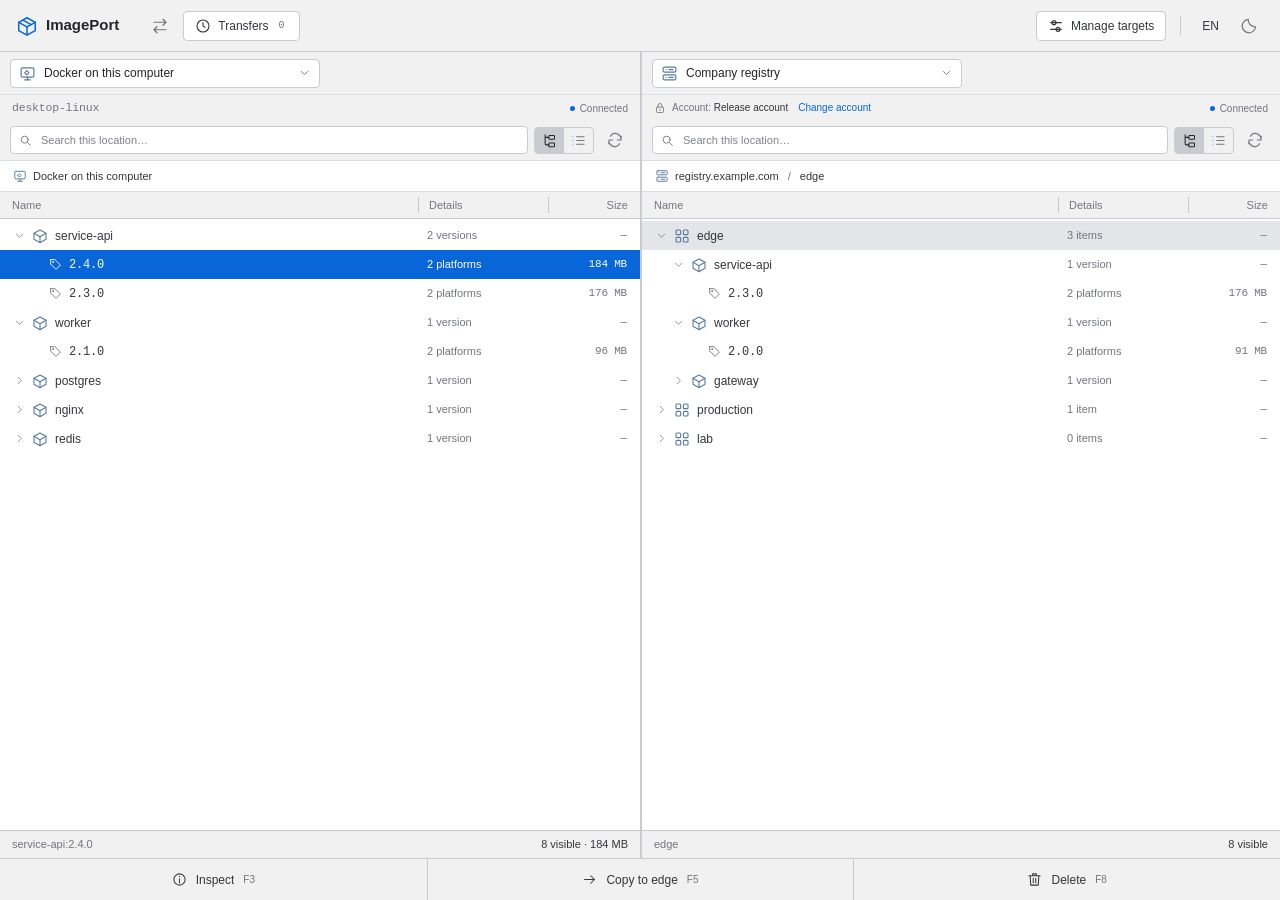
<file: docs/prototype/index.html>
<!doctype html>
<html lang="en">
  <head>
    <meta charset="UTF-8" />
    <meta name="viewport" content="width=device-width, initial-scale=1" />
    <meta http-equiv="refresh" content="0; url=commander/index.html" />
    <title>ImagePort — Open Commander prototype</title>
  </head>
  <body>
    <p><a href="commander/index.html">Open the ImagePort Commander prototype</a></p>
    <p><a href="classic.html">View the earlier interface prototype</a></p>
  </body>
</html>
</file>
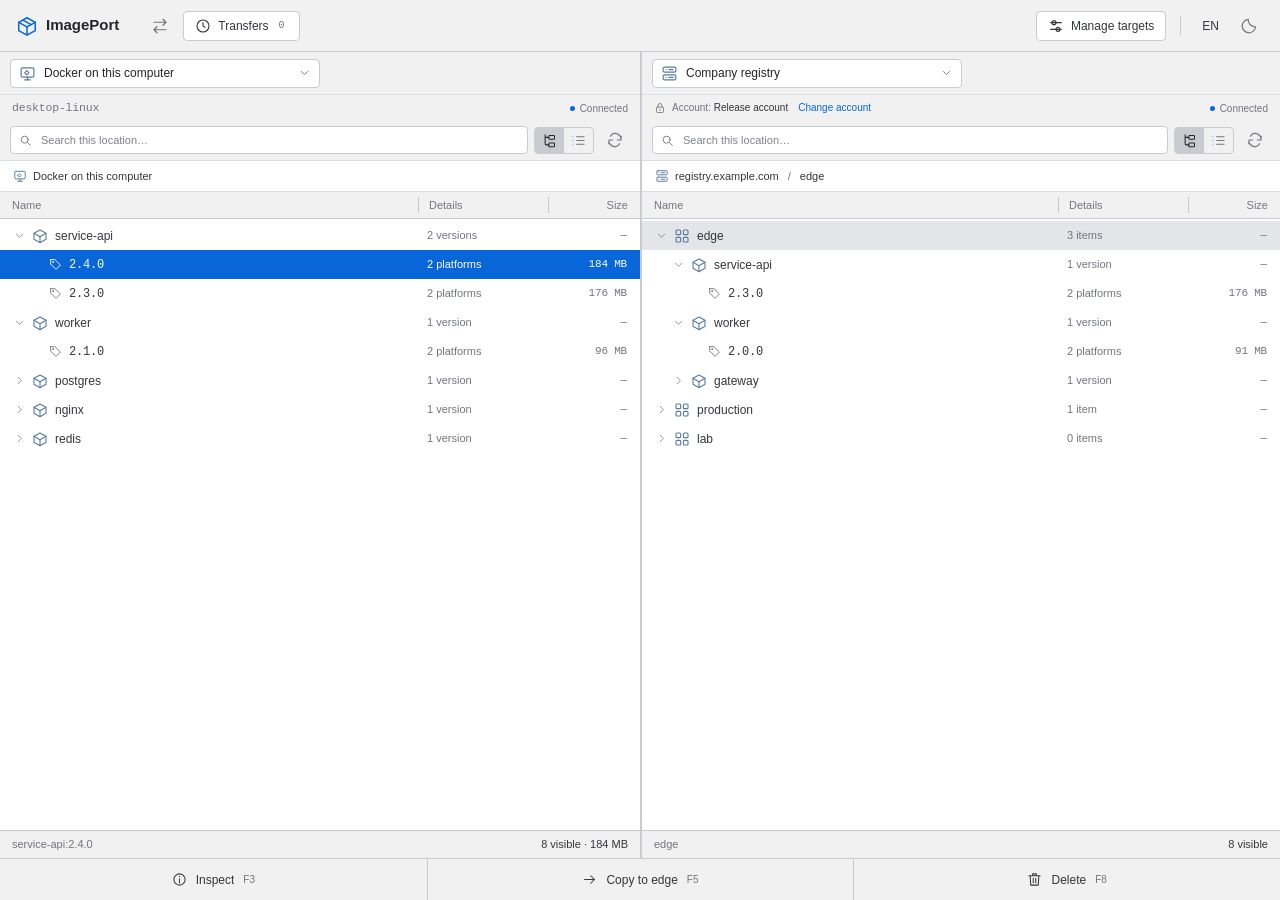
<file: docs/prototype/commander/index.html>
<!doctype html>
<html lang="en">
  <head>
    <meta charset="UTF-8" />
    <meta name="viewport" content="width=device-width, initial-scale=1" />
    <meta name="color-scheme" content="light dark" />
    <title>ImagePort — Commander prototype</title>
    <link rel="stylesheet" href="styles.css" />
    <link rel="stylesheet" href="dialogs.css" />
    <script defer src="messages.js"></script>
    <script defer src="model.js"></script>
    <script defer src="operations.js"></script>
    <script defer src="render.js"></script>
    <script defer src="dialogs.js"></script>
    <script defer src="targets.js"></script>
    <script defer src="app.js"></script>
  </head>
  <body>
    <a class="skip-link" href="#workspace">Skip to workspace</a>
    <div id="application"></div>
    <div id="target-menu" class="target-menu" hidden></div>
    <dialog id="modal" aria-labelledby="dialog-title"></dialog>
    <div id="toast" class="toast" role="status" aria-live="polite" hidden></div>
    <noscript>This interactive prototype requires JavaScript.</noscript>
  </body>
</html>
</file>
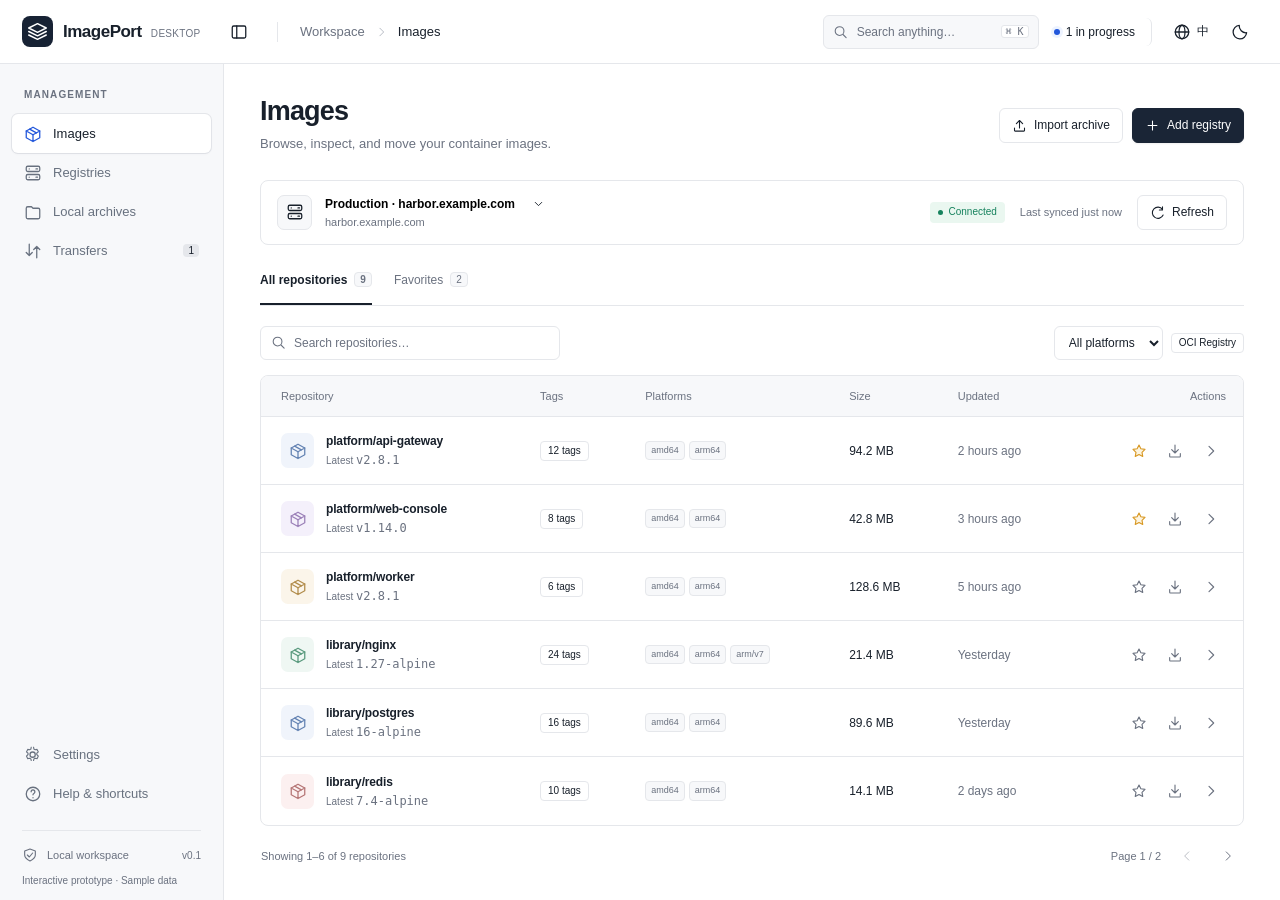
<file: docs/prototype/classic.html>
<!doctype html>
<html lang="en">
  <head>
    <meta charset="UTF-8" />
    <meta name="viewport" content="width=device-width, initial-scale=1" />
    <meta name="color-scheme" content="light dark" />
    <title>ImagePort — Interface prototype</title>
    <link rel="stylesheet" href="styles.css" />
    <link rel="stylesheet" href="components.css" />
    <link rel="stylesheet" href="dialogs.css" />
    <link rel="stylesheet" href="responsive.css" />
    <script defer src="data.js"></script>
    <script defer src="catalog.js"></script>
    <script defer src="components.js"></script>
    <script defer src="views.js"></script>
    <script defer src="dialogs.js"></script>
    <script defer src="app.js"></script>
  </head>
  <body>
    <a class="skip-link" href="#main">Skip to content</a>
    <div id="application"></div>
    <dialog id="modal" aria-labelledby="dialog-title"></dialog>
    <div id="toast" role="status" aria-live="polite"></div>
    <noscript>This interactive prototype requires JavaScript.</noscript>
  </body>
</html>
</file>
<file: docs/prototype/commander/styles.css>
/* Shared palette and compact desktop proportions. No remote fonts or assets. */
:root {
  color-scheme: light;
  --canvas: #ededed;
  --surface: #fff;
  --surface-soft: #f1f1f1;
  --ink: #242629;
  --text: #34373b;
  --muted: #72767d;
  --line: #dedfe2;
  --line-strong: #c8cbd0;
  --accent: #0866d9;
  --accent-hover: #0758bc;
  --accent-soft: #e9f1fc;
  --selected: #e3e5e8;
  --selected-line: #a9c8ee;
  --blue: #587b9e;
  --danger: #b7463d;
  --warning: #926222;
  --warning-bg: #fff7e9;
  --shadow: 0 15px 50px #182f2321, 0 2px 8px #182f230c;
  --body-font: -apple-system, BlinkMacSystemFont, "Segoe UI", sans-serif;
  --mono-font: "SFMono-Regular", Consolas, "Liberation Mono", monospace;
}

:root[data-theme="dark"] {
  color-scheme: dark;
  --canvas: #202124;
  --surface: #252629;
  --surface-soft: #303135;
  --ink: #f2f3f5;
  --text: #d6d8dd;
  --muted: #a6aab3;
  --line: #3c3e43;
  --line-strong: #50535b;
  --accent: #287de1;
  --accent-hover: #398bec;
  --accent-soft: #273b56;
  --selected: #42464d;
  --selected-line: #4776ad;
  --blue: #a4c5e0;
  --danger: #f4998c;
  --warning: #e7bf7d;
  --warning-bg: #3e321e;
  --shadow: 0 15px 50px #0006, 0 2px 8px #0002;
}

* { box-sizing: border-box; }
[hidden] { display: none !important; }
body { margin: 0; background: var(--canvas); color: var(--text); font-family: var(--body-font); font-size: 13px; line-height: 1.5; }
button, input, select { font: inherit; }
button { color: inherit; cursor: pointer; }
button:disabled { cursor: not-allowed; opacity: .45; }
button, a, input, select { -webkit-tap-highlight-color: transparent; }
button:focus-visible, a:focus-visible, [tabindex]:focus-visible { outline: 2px solid var(--accent); outline-offset: 3px; }
input:focus-visible, select:focus-visible { outline: 2px solid var(--accent); outline-offset: 1px; }
button, a { touch-action: manipulation; }
a { color: inherit; }
h1, h2, h3, p { margin: 0; }
.icon { width: 18px; height: 18px; flex: 0 0 auto; vertical-align: middle; }
.mono, code { font-family: var(--mono-font); font-size: 11.5px; letter-spacing: -.2px; }
.muted { color: var(--muted); }
.reverse { transform: rotate(180deg); }
.skip-link { position: fixed; z-index: 100; top: -60px; left: 15px; padding: 10px 20px; border-radius: 6px; color: var(--surface); background: var(--ink); }
.skip-link:focus { top: 10px; }

/* A compact toolbar, contiguous panes and shared commands follow desktop file managers. */
#application { display: flex; flex-direction: column; height: 100dvh; min-height: 580px; }
.app-header { display: flex; align-items: center; flex: 0 0 52px; gap: 26px; padding: 0 16px; background: var(--surface-soft); border-bottom: 1px solid var(--line-strong); }
.brand { display: flex; align-items: center; gap: 8px; font-size: 15px; font-weight: 650; color: var(--ink); text-decoration: none; white-space: nowrap; }
.brand > .icon { color: var(--accent); width: 22px; height: 22px; }
.toolbar, .global-controls { display: flex; align-items: center; gap: 8px; }
.global-controls { margin-left: auto; }
.control-divider { height: 20px; width: 1px; background: var(--line-strong); margin: 0 6px; }
.nav-count { font: 10px var(--mono-font); color: var(--muted); padding: 0 3px; }
.language-button { border: 0; background: transparent; padding: 7px; font-size: 12px; }
.icon-button { width: 30px; height: 30px; padding: 0; border: 1px solid transparent; display: inline-flex; align-items: center; justify-content: center; border-radius: 4px; background: transparent; color: var(--muted); }
.icon-button:hover { background: var(--surface); border-color: var(--line-strong); color: var(--ink); }
.button { display: inline-flex; align-items: center; justify-content: center; gap: 7px; min-height: 30px; border: 1px solid var(--line-strong); border-radius: 4px; background: var(--surface); padding: 5px 11px; color: var(--text); font-size: 12px; font-weight: 500; white-space: nowrap; }
.button:hover:not(:disabled) { background: var(--surface-soft); border-color: var(--muted); }
.button .icon { width: 16px; height: 16px; }
.button.primary { background: var(--accent); color: #fff; border-color: var(--accent); }
.button.primary:hover:not(:disabled) { background: var(--accent-hover); border-color: var(--accent-hover); }
.button.danger { background: var(--danger); border-color: var(--danger); color: #fff; }
.button.small { min-height: 28px; padding: 4px 9px; }
.text-button { display: inline-flex; align-items: center; gap: 5px; border: 0; padding: 4px; border-radius: 3px; background: transparent; font-size: 11px; color: var(--muted); }
.text-button .icon { width: 13px; height: 13px; }
.text-button:hover { color: var(--accent); background: var(--accent-soft); }
.danger-text { color: var(--danger); }
#workspace { flex: 1; min-height: 0; display: flex; flex-direction: column; }
.commander-grid { flex: 1; min-height: 320px; display: grid; grid-template-columns: minmax(0, 1fr) minmax(0, 1fr); }
.location-pane { min-width: 0; min-height: 0; display: flex; flex-direction: column; background: var(--surface); overflow: hidden; position: relative; }
.location-pane + .location-pane { border-left: 2px solid var(--line-strong); }
.pane-heading { height: 0; position: relative; }
.pane-heading .eyebrow { display: none; }
.eyebrow { display: block; font-size: 10px; font-weight: 550; color: var(--muted); }
.connection { position: absolute; top: 49px; right: 12px; display: flex; align-items: center; gap: 5px; color: var(--muted); font-size: 10px; z-index: 1; pointer-events: none; }
.connection > span { width: 5px; height: 5px; border-radius: 50%; background: var(--accent); }
.connection.offline { color: var(--warning); }
.connection.offline > span { background: currentColor; }
.location-bar { height: 43px; display: flex; align-items: center; padding: 6px 10px; background: var(--surface-soft); border-bottom: 1px solid var(--line); }
.target-trigger { display: flex; align-items: center; gap: 8px; padding: 3px 8px; border: 1px solid var(--line-strong); border-radius: 4px; text-align: left; background: var(--surface); min-width: 0; max-width: 100%; width: 310px; height: 29px; }
.target-trigger:hover, .target-trigger[aria-expanded="true"] { border-color: var(--accent); }
.target-trigger > .icon { width: 13px; margin-left: auto; color: var(--muted); }
.target-symbol { display: grid; place-items: center; color: var(--blue); }
.target-symbol .icon { width: 17px; height: 17px; }
.target-heading { min-width: 0; overflow: hidden; text-overflow: ellipsis; white-space: nowrap; }
.target-heading strong { font-size: 12px; color: var(--ink); font-weight: 500; }
.access-line { display: flex; align-items: center; gap: 6px; padding: 0 12px; height: 25px; color: var(--muted); font-size: 10px; padding-right: 95px; white-space: nowrap; overflow: hidden; background: var(--surface-soft); }
.access-line > span { overflow: hidden; text-overflow: ellipsis; }
.access-line > .icon { width: 12px; height: 12px; }
.access-line strong { font-weight: 500; color: var(--text); }
.access-line .text-button { font-size: 10px; color: var(--accent); flex-shrink: 0; }
.subtle-pill { font-size: 10px; border-radius: 3px; padding: 1px 6px; color: var(--muted); border: 1px solid var(--line); background: var(--surface-soft); }
.pane-tools { display: flex; align-items: center; gap: 6px; padding: 5px 10px; background: var(--surface-soft); border-bottom: 1px solid var(--line); }
.search-box { display: flex; flex: 1; align-items: center; gap: 7px; background: var(--surface); border: 1px solid var(--line-strong); border-radius: 4px; height: 28px; padding: 0 8px; min-width: 0; }
.search-box > .icon { color: var(--muted); width: 13px; height: 13px; }
.search-box input { border: 0; outline: 0; width: 100%; min-width: 0; background: transparent; color: var(--ink); font-size: 11px; }
.search-box:focus-within { outline: 2px solid var(--selected-line); }
.search-box input:focus-visible { outline: 0; }
input::placeholder { color: var(--muted); opacity: .9; }
.segmented { display: flex; border: 1px solid var(--line-strong); border-radius: 4px; overflow: hidden; }
.segmented button { display: grid; place-items: center; padding: 5px 7px; border: 0; background: transparent; color: var(--muted); }
.segmented .icon { width: 15px; height: 15px; }
.segmented button.chosen { background: var(--line-strong); color: var(--ink); }
.breadcrumbs { display: flex; align-items: center; gap: 5px; min-height: 31px; padding: 3px 12px; color: var(--muted); white-space: nowrap; overflow: hidden; font-size: 11px; border-bottom: 1px solid var(--line); }
.breadcrumbs button { display: flex; align-items: center; gap: 6px; border: 0; background: transparent; padding: 1px; color: var(--text); font-size: 11px; min-width: 0; }
.breadcrumbs .icon { width: 14px; height: 14px; color: var(--blue); }
.breadcrumbs .crumb-root span { overflow: hidden; text-overflow: ellipsis; white-space: nowrap; }
.breadcrumbs .icon-button { width: 20px; height: 20px; transform: rotate(180deg); }
.crumb-divider { margin: 0 3px; color: var(--muted); }
.table-header, .tree-row { display: grid; grid-template-columns: minmax(0, 1fr) 130px 80px; }
.table-header { min-height: 27px; background: var(--surface-soft); border-bottom: 1px solid var(--line-strong); align-items: center; color: var(--muted); font-size: 11px; padding: 0 12px; }
.table-header span + span { border-left: 1px solid var(--line-strong); padding-left: 10px; }
.table-header span:last-child { text-align: right; }
.tree-content { flex: 1; min-height: 0; overflow: auto; scrollbar-width: thin; scrollbar-color: var(--line-strong) transparent; padding: 2px 0; }
.tree-row { min-height: 29px; align-items: center; padding: 0 12px; border: 1px solid transparent; cursor: default; }
.tree-row:hover { background: var(--surface-soft); }
.tree-row.selected { background: var(--selected); }
.active-pane .tree-row.selected { background: var(--accent); color: #fff; }
.active-pane .tree-row.selected :is(.icon, .node-name, .meta-cell, .size-cell, .disclosure) { color: #fff; }
.tree-row:focus-visible { outline-offset: -2px; outline-width: 1px; }
.name-cell { display: flex; align-items: center; min-width: 0; gap: 7px; padding-left: calc(var(--depth) * 17px); }
.name-cell > .icon { color: var(--blue); width: 16px; height: 16px; }
.node-version .name-cell > .icon { width: 13px; height: 13px; color: var(--muted); }
.node-name { overflow: hidden; text-overflow: ellipsis; white-space: nowrap; font-size: 12px; }
.disclosure, .disclosure-space { display: grid; place-items: center; width: 12px; height: 22px; flex-shrink: 0; }
.disclosure { border: 0; background: transparent; padding: 0; color: var(--muted); }
.disclosure .icon { width: 11px; height: 11px; transition: transform 120ms ease; }
.disclosure.expanded .icon { transform: rotate(90deg); }
.selected-dot { display: none; }
.meta-cell { color: var(--muted); font-size: 11px; white-space: nowrap; overflow: hidden; text-overflow: ellipsis; padding-left: 10px; }
.size-cell { color: var(--muted); font-size: 11px; text-align: right; }
.pane-footer { display: flex; align-items: center; justify-content: space-between; gap: 12px; background: var(--surface-soft); border-top: 1px solid var(--line-strong); padding: 4px 12px; font-size: 11px; min-height: 28px; }
.pane-footer > span { white-space: nowrap; }
.selection-summary { min-width: 0; overflow: hidden; text-overflow: ellipsis; color: var(--muted); }
.command-bar { display: grid; grid-template-columns: repeat(3, minmax(0, 1fr)); flex: 0 0 42px; background: var(--surface-soft); border-top: 1px solid var(--line-strong); }
.command-bar button { display: flex; align-items: center; justify-content: center; gap: 9px; padding: 5px 10px; background: transparent; border: 0; font-size: 12px; min-width: 0; }
.command-bar button + button { border-left: 1px solid var(--line-strong); }
.command-bar button:hover:not(:disabled) { background: var(--line); }
.command-bar button > span { overflow: hidden; text-overflow: ellipsis; white-space: nowrap; }
.command-bar .icon { width: 15px; height: 15px; }
.command-bar kbd { color: var(--muted); font: 10px var(--body-font); }
.empty-state { display: flex; flex-direction: column; align-items: center; justify-content: center; min-height: 180px; height: 100%; padding: 25px; text-align: center; gap: 8px; }
.empty-icon { color: var(--muted); margin-bottom: 3px; }
.empty-state h3 { color: var(--text); font-size: 13px; font-weight: 550; }
.empty-state p { color: var(--muted); font-size: 11px; max-width: 280px; }
.empty-state .button { margin-top: 6px; }

/* The unified menu shows concrete endpoints, engines and folders together. */
.target-menu { position: fixed; z-index: 40; width: min(388px, calc(100vw - 24px)); max-height: calc(100dvh - 210px); overflow-y: auto; padding: 6px; background: var(--surface); border: 1px solid var(--line-strong); border-radius: 9px; box-shadow: var(--shadow); animation: menu-in 100ms ease-out; }
.menu-group-label { font-size: 9px; text-transform: uppercase; letter-spacing: .8px; color: var(--muted); padding: 10px 10px 5px; }
.target-option { display: flex; align-items: center; gap: 10px; width: 100%; border: 0; padding: 9px 10px; background: transparent; text-align: left; border-radius: 5px; }
.target-option:hover, .target-option:focus-visible { background: var(--surface-soft); outline-offset: -2px; }
.target-option.current { background: var(--accent-soft); }
.option-icon { display: grid; place-items: center; color: var(--muted); width: 30px; height: 30px; flex-shrink: 0; background: var(--surface-soft); border: 1px solid var(--line); border-radius: 6px; }
.option-icon.registry { color: var(--blue); }
.option-icon.engine { color: var(--accent); }
.option-icon.filesystem { color: #a3793d; }
.option-icon .icon { width: 16px; height: 16px; }
.option-name { display: flex; flex-direction: column; min-width: 0; gap: 2px; }
.option-name strong { font-size: 12px; font-weight: 550; color: var(--ink); }
.option-name small { color: var(--muted); font-size: 10px; overflow: hidden; text-overflow: ellipsis; white-space: nowrap; }
.target-option > .icon { margin-left: auto; width: 15px; color: var(--accent); }
.menu-footer { border-top: 1px solid var(--line); margin-top: 6px; padding-top: 6px; }
.menu-footer button { display: flex; gap: 9px; align-items: center; width: 100%; padding: 9px 12px; border-radius: 5px; border: 0; background: transparent; font-size: 11px; }
.menu-footer button:hover { background: var(--surface-soft); }
.menu-footer .icon { width: 15px; height: 15px; color: var(--muted); }

/* Queue rows preserve exact routes and honest simulated progress. */
.transfer-section { flex: 0 0 142px; display: flex; flex-direction: column; border: 1px solid var(--line); border-radius: 0; background: var(--surface); overflow: hidden; }
.queue-heading { display: flex; align-items: center; justify-content: space-between; min-height: 42px; border-bottom: 1px solid var(--line); padding: 0 16px; }
.queue-heading h2 { display: flex; align-items: center; gap: 8px; font-size: 12px; font-weight: 600; color: var(--ink); }
.queue-heading h2 > .icon { width: 15px; height: 15px; color: var(--muted); }
.queue-count { display: inline-flex; justify-content: center; min-width: 18px; background: var(--surface-soft); border: 1px solid var(--line); border-radius: 4px; font: 10px var(--mono-font); padding: 2px 4px; }
.active-count { color: var(--accent); font-size: 10px; font-weight: 500; margin-left: 5px; }
.queue-heading > div { display: flex; gap: 15px; }
.queue-heading .text-button { font-size: 10px; }
.queue-body { flex: 1; min-height: 0; overflow: auto; }
.queue-empty { padding: 35px; text-align: center; color: var(--muted); font-size: 12px; }
.transfer-header, .transfer-row { display: grid; grid-template-columns: minmax(160px, 1.1fr) minmax(200px, 1.6fr) 126px 135px 80px; gap: 16px; align-items: center; padding: 0 17px; }
.transfer-header { min-height: 25px; font-size: 9px; color: var(--muted); background: var(--surface-soft); }
.transfer-row { min-height: 54px; border-bottom: 1px solid var(--line); }
.task-image { display: flex; align-items: center; gap: 9px; min-width: 0; }
.task-image > span:last-child { display: flex; flex-direction: column; min-width: 0; gap: 2px; }
.task-image strong { font-weight: 500; color: var(--ink); overflow: hidden; text-overflow: ellipsis; white-space: nowrap; }
.task-image small, .task-route small { color: var(--muted); font-size: 9px; overflow: hidden; text-overflow: ellipsis; white-space: nowrap; }
.task-symbol { display: grid; place-items: center; width: 28px; height: 28px; background: var(--surface-soft); border: 1px solid var(--line); border-radius: 6px; color: var(--muted); flex-shrink: 0; }
.task-symbol .icon { width: 15px; height: 15px; }
.task-route { min-width: 0; display: flex; flex-direction: column; gap: 2px; }
.task-route > span { font-size: 10px; overflow: hidden; text-overflow: ellipsis; white-space: nowrap; }
.task-route .icon { width: 12px; height: 12px; margin: 0 3px; color: var(--muted); }
.state-badge { display: inline-flex; align-items: center; gap: 4px; border-radius: 4px; padding: 3px 7px; color: var(--muted); background: var(--surface-soft); font-size: 9px; white-space: nowrap; }
.state-badge .icon { width: 11px; height: 11px; }
.state-badge.completed { color: var(--accent); background: var(--accent-soft); }
.state-badge.failed { color: var(--danger); background: #ba463a0f; }
.state-badge.copying, .state-badge.verifying { color: var(--blue); background: #577fa211; }
.task-progress { display: flex; gap: 8px; align-items: center; }
.progress-track { width: 100%; height: 4px; background: var(--line); border-radius: 5px; overflow: hidden; }
.progress-track span { display: block; height: 100%; background: var(--accent); border-radius: 5px; transition: width 180ms linear; }
.task-progress small { font: 9px var(--mono-font); color: var(--muted); width: 30px; flex-shrink: 0; }
.task-actions { display: flex; justify-content: flex-end; }
.task-actions .icon-button { width: 28px; height: 28px; }
.task-actions .icon { width: 14px; height: 14px; }
.toast { position: fixed; z-index: 100; bottom: 38px; left: 50%; transform: translateX(-50%); max-width: calc(100vw - 30px); background: var(--ink); color: var(--surface); border-radius: 7px; padding: 11px 18px; box-shadow: var(--shadow); font-size: 12px; animation: menu-in 120ms ease-out; }

@keyframes menu-in { from { opacity: 0; translate: 0 -4px; } to { opacity: 1; translate: 0 0; } }
@media (max-width: 1000px) {
  .table-header, .tree-row { grid-template-columns: minmax(0, 1fr) 95px 65px; }
  .transfer-header, .transfer-row { grid-template-columns: minmax(140px, 1fr) minmax(150px, 1.2fr) 100px 90px 64px; gap: 10px; }
}
@media (max-width: 700px) {
  #application { height: auto; min-height: 100dvh; }
  .app-header { min-height: 48px; padding: 5px 10px; gap: 10px; flex-wrap: wrap; }
  .toolbar { gap: 3px; }
  .toolbar .button > span:not(.nav-count), .manage-button > span { display: none; }
  .global-controls { gap: 2px; }
  .manage-button { padding: 5px 7px; }
  .control-divider { margin: 0 2px; }
  .commander-grid { display: flex; flex-direction: column; }
  .location-pane { height: 450px; flex-shrink: 0; }
  .location-pane + .location-pane { border-left: 0; border-top: 2px solid var(--line-strong); }
  .target-trigger { width: 100%; }
  .transfer-section { flex-basis: auto; min-height: 135px; }
  .queue-heading { padding: 0 10px; }
  .queue-heading > div { gap: 5px; }
  .queue-body { max-height: 220px; }
  .transfer-header { display: none; }
  .transfer-row { grid-template-columns: minmax(0, 1fr) 82px 54px; gap: 5px; padding: 10px; }
  .task-route { grid-column: 1; grid-row: 2; }
  .task-progress { display: none; }
  .task-state { grid-column: 2; grid-row: 1; }
  .task-actions { grid-column: 3; grid-row: 1; }
  .command-bar { position: sticky; bottom: 0; min-height: 42px; z-index: 2; }
  .command-bar button { font-size: 11px; gap: 5px; }
  .command-bar kbd, .command-bar .icon { display: none; }
}
@media (prefers-reduced-motion: reduce) { *, *::before, *::after { animation: none !important; transition: none !important; scroll-behavior: auto !important; } }
</file>
<file: docs/prototype/commander/dialogs.css>
/* Native modal overlays, compact transfer review and split target management. */
.dialog { border: 1px solid var(--line-strong); padding: 0; color: var(--text); background: var(--surface); border-radius: 8px; width: min(584px, calc(100vw - 32px)); max-height: calc(100dvh - 48px); overflow: auto; box-shadow: 0 30px 100px #10241930; }
.dialog::backdrop { background: #14161c55; }
.dialog[open] { animation: menu-in 140ms ease-out; }
.dialog-header { display: flex; align-items: center; gap: 12px; padding: 13px 18px; background: var(--surface-soft); border-bottom: 1px solid var(--line); }
.dialog-header > div { min-width: 0; }
.dialog-header h2 { color: var(--ink); font-weight: 650; font-size: 17px; letter-spacing: -.4px; }
.dialog-header p { color: var(--muted); font-size: 11px; margin-top: 4px; }
.dialog-header > .icon-button { margin-left: auto; align-self: flex-start; }
.dialog-symbol { display: grid; place-items: center; height: 30px; width: 30px; border-radius: 4px; background: var(--accent-soft); color: var(--accent); flex-shrink: 0; }
.dialog-symbol .icon { width: 21px; height: 21px; }
.dialog-body { padding: 22px 24px; display: flex; flex-direction: column; gap: 17px; }
.dialog-footer { display: flex; align-items: center; justify-content: flex-end; gap: 9px; border-top: 1px solid var(--line); background: var(--surface-soft); padding: 15px 23px; }
.dialog-footer > .text-button:first-child { margin-right: auto; }
.field { display: flex; flex-direction: column; gap: 6px; min-width: 0; font-size: 11px; }
.field > span { font-weight: 550; color: var(--text); }
.field input, .field select { display: block; width: 100%; min-width: 0; min-height: 36px; border: 1px solid var(--line-strong); border-radius: 5px; background: var(--surface); color: var(--ink); padding: 7px 10px; font-size: 12px; }
.field input[readonly], .field input:disabled { color: var(--muted); background: var(--surface-soft); }
.field select { padding-right: 25px; }
.field small { color: var(--muted); font-size: 10px; }
.form-columns { display: grid; grid-template-columns: 1fr 1fr; gap: 13px; }
.form-error { color: var(--danger); background: #b7483b0b; padding: 9px 11px; border-radius: 5px; font-size: 11px; }
.copy-summary { display: grid; grid-template-columns: 1fr 24px 1fr; gap: 11px; align-items: center; padding: 14px 15px; border: 1px solid var(--line); border-radius: 8px; background: var(--surface-soft); }
.copy-summary > div { display: flex; flex-direction: column; gap: 6px; min-width: 0; }
.copy-summary strong { display: flex; gap: 6px; align-items: center; font-size: 11px; color: var(--ink); font-weight: 550; overflow: hidden; text-overflow: ellipsis; white-space: nowrap; }
.copy-summary strong .icon { width: 14px; height: 14px; color: var(--muted); }
.copy-summary > div > span:last-child { color: var(--muted); font-size: 10px; }
.source-reference { overflow: hidden; text-overflow: ellipsis; white-space: nowrap; }
.copy-summary .eyebrow { font-size: 8px; }
.summary-arrow { color: var(--muted); }
.summary-arrow .icon { width: 17px; }
.reference-preview { padding: 11px 13px; border-radius: 6px; border: 1px solid var(--line); background: var(--surface-soft); }
.reference-preview > span { display: block; color: var(--muted); font-size: 9px; margin-bottom: 4px; }
.reference-preview code { color: var(--ink); overflow-wrap: anywhere; font-size: 11px; }
.keep-original { display: flex; align-items: center; gap: 5px; color: var(--muted); margin-right: auto; font-size: 9px; }
.keep-original .icon { color: var(--accent); width: 13px; height: 13px; }
.notice { display: flex; align-items: flex-start; gap: 9px; padding: 12px; border-radius: 6px; font-size: 11px; line-height: 1.6; }
.notice > .icon { width: 16px; height: 16px; margin-top: 1px; }
.notice.neutral { border: 1px solid var(--line); background: var(--surface-soft); color: var(--muted); }
.notice.success { color: var(--accent); background: var(--accent-soft); border: 1px solid var(--selected-line); }
.notice.warning { color: var(--warning); background: var(--warning-bg); border: 1px solid #ccaa6f40; }
.notice.warning:has(.checkbox-label) { display: flex; flex-direction: column; gap: 10px; }
.notice.warning > div { display: flex; align-items: flex-start; gap: 8px; }
.notice.warning strong { display: block; font-size: 11px; font-weight: 600; }
.notice.warning small { display: block; font-size: 10px; }
.checkbox-label { display: flex; align-items: center; gap: 7px; color: var(--text); font-size: 11px; cursor: pointer; }
input[type="checkbox"], input[type="radio"] { accent-color: var(--accent); width: 14px; height: 14px; margin: 0; flex-shrink: 0; }
.delete-item { display: flex; align-items: center; gap: 10px; padding: 15px; border: 1px solid var(--line); border-radius: 7px; background: var(--surface-soft); }
.delete-item .icon { color: var(--muted); }
.detail-line { display: flex; gap: 16px; align-items: flex-start; justify-content: space-between; font-size: 11px; border-bottom: 1px solid var(--line); padding-bottom: 12px; }
.detail-line > span { color: var(--muted); flex-shrink: 0; }
.detail-line > strong { font-weight: 550; text-align: right; }
.detail-line > code { text-align: right; word-break: break-word; font-size: 10px; }
.inspected-entry { display: flex; gap: 10px; padding: 15px; border: 1px solid var(--line); border-radius: 7px; }
.inspected-entry > .icon { color: var(--accent); }
.inspected-entry > div { display: flex; flex-direction: column; gap: 9px; min-width: 0; }
.inspected-entry strong { font-weight: 550; }
.inspected-entry small { color: var(--muted); font-size: 9px; overflow-wrap: anywhere; }
.platform-chips { display: flex; flex-wrap: wrap; gap: 5px; }
.platform-chips span { font: 9px var(--mono-font); padding: 3px 6px; border: 1px solid var(--line); border-radius: 4px; color: var(--muted); background: var(--surface-soft); }
.dialog-history { width: min(1060px, calc(100vw - 32px)); }
.history-body { display: block; padding: 0; min-height: 200px; max-height: 450px; overflow: auto; }
.history-body .transfer-row { padding-top: 8px; padding-bottom: 8px; }

/* One manager owns the target catalog used by both pane dropdowns. */
.dialog-manager { width: min(900px, calc(100vw - 32px)); }
.manager-layout { display: grid; grid-template-columns: 240px minmax(0, 1fr); min-height: 430px; }
.manager-list { display: flex; flex-direction: column; background: var(--surface); border-right: 1px solid var(--line-strong); padding: 0; min-width: 0; }
.manager-list-title { display: flex; align-items: center; justify-content: space-between; font-size: 10px; color: var(--muted); padding: 10px 12px; border-bottom: 1px solid var(--line); }
.manager-list-title span { font: 10px var(--mono-font); }
.manager-target { display: flex; gap: 9px; align-items: center; padding: 9px 12px; width: 100%; border: 0; border-radius: 0; background: transparent; text-align: left; margin-bottom: 0; }
.manager-target:hover { background: var(--surface); }
.manager-target.selected { background: var(--accent); color: #fff; }
.manager-target.selected :is(strong, small, .icon) { color: #fff; }
.manager-target.selected .option-icon { background: transparent; border-color: transparent; }
.manager-saved-targets { flex: 1; overflow: auto; max-height: 410px; }
.manager-target > span:nth-child(2) { display: flex; flex-direction: column; gap: 3px; min-width: 0; }
.manager-target strong { font-size: 11px; font-weight: 550; color: var(--ink); }
.manager-target small { font-size: 9px; color: var(--muted); overflow: hidden; text-overflow: ellipsis; white-space: nowrap; }
.manager-target > .icon { margin-left: auto; width: 12px; height: 12px; color: var(--muted); flex-shrink: 0; }
.new-target-row { display: flex; gap: 7px; align-items: center; width: 100%; margin-top: auto; border: 0; border-top: 1px solid var(--line-strong); background: var(--surface-soft); padding: 8px 12px; font-size: 11px; }
.new-target-row .icon { width: 15px; height: 15px; }
.new-target-row:hover { background: var(--line); }
.target-kinds { padding: 25px; background: var(--surface-soft); }
.target-kinds h3 { font-size: 13px; margin-bottom: 20px; font-weight: 550; }
.target-kinds > div { display: grid; grid-template-columns: 1fr 1fr; gap: 14px; }
.target-kinds button { display: flex; align-items: center; gap: 12px; min-height: 76px; padding: 15px; border: 1px solid var(--line-strong); border-radius: 5px; background: var(--surface); text-align: left; }
.target-kinds button:hover { border-color: var(--accent); background: var(--accent-soft); }
.target-kinds .icon { width: 27px; height: 27px; color: var(--blue); }
.target-kinds strong { font-size: 12px; font-weight: 550; }
.manager-form { min-width: 0; display: flex; flex-direction: column; }
.manager-fields { padding: 22px 25px; background: var(--surface-soft); display: flex; flex-direction: column; gap: 15px; flex: 1; }
.section-caption { display: flex; align-items: center; justify-content: space-between; gap: 12px; }
.section-caption h3 { font-size: 12px; font-weight: 600; color: var(--ink); }
.manager-form-footer { display: flex; justify-content: space-between; align-items: center; padding: 0 25px 21px; gap: 12px; }
.manager-accounts { margin-top: 4px; border-top: 1px solid var(--line); padding-top: 16px; }
.manager-accounts > p { color: var(--muted); font-size: 10px; margin-top: 4px; margin-bottom: 11px; }
.saved-account { display: flex; align-items: center; gap: 8px; padding: 9px 0; border-top: 1px solid var(--line); }
.saved-account > .icon { width: 14px; height: 14px; color: var(--muted); }
.saved-account > span:nth-child(2) { display: flex; flex-direction: column; gap: 2px; }
.saved-account strong { font-size: 10px; font-weight: 550; }
.saved-account small { font: 9px var(--mono-font); color: var(--muted); }
.access-pill { margin-left: auto; flex-shrink: 0; padding: 3px 6px; border: 1px solid var(--line); border-radius: 4px; font-size: 9px; color: var(--muted); background: var(--surface-soft); white-space: nowrap; }
.account-options { display: flex; flex-direction: column; gap: 9px; }
.account-option { display: flex; align-items: center; gap: 11px; padding: 13px; border: 1px solid var(--line); border-radius: 7px; cursor: pointer; }
.account-option:has(input:checked) { border-color: var(--selected-line); background: var(--selected); }
.account-option > span:nth-last-child(2) { display: flex; flex-direction: column; gap: 3px; }
.account-option strong { font-size: 12px; font-weight: 550; color: var(--ink); }
.account-option small { color: var(--muted); font-size: 10px; }
.account-avatar { width: 29px; height: 29px; display: grid; place-items: center; background: var(--surface-soft); border-radius: 6px; color: var(--muted); }
.account-avatar .icon { width: 15px; height: 15px; }
@media (max-width: 780px) {
  .dialog { max-height: calc(100dvh - 24px); width: calc(100vw - 20px); }
  .dialog-header { padding: 17px; gap: 10px; }
  .dialog-header h2 { font-size: 16px; }
  .dialog-header p { font-size: 10px; }
  .dialog-body { padding: 18px; gap: 14px; }
  .dialog-footer { padding: 13px 16px; flex-wrap: wrap; }
  .keep-original { width: 100%; }
  .copy-summary { gap: 6px; padding: 12px; }
  .copy-summary strong { font-size: 10px; }
  .copy-summary strong .icon { display: none; }
  .form-columns { gap: 10px; }
  .manager-layout { display: flex; flex-direction: column; }
  .manager-list { border-right: 0; border-bottom: 1px solid var(--line); max-height: 190px; overflow: auto; }
  .manager-fields { padding: 18px; }
  .manager-form-footer { padding: 0 18px 18px; }
  .saved-account { flex-wrap: wrap; }
  .saved-account .access-pill { margin-left: auto; font-size: 8px; }
  .target-kinds { padding: 18px; }
  .target-kinds > div { grid-template-columns: 1fr; }
  .manager-saved-targets { max-height: 110px; }
  .account-option { gap: 8px; padding: 10px; }
  .account-avatar { display: none; }
  .account-option .access-pill { font-size: 8px; }
}
</file>
<file: docs/prototype/styles.css>
@charset "UTF-8";
/* Product tokens deliberately follow the restrained admin reference. */
:root {
  font-family:
    "Segoe UI Variable",
    "Segoe UI",
    -apple-system,
    BlinkMacSystemFont,
    sans-serif;
  font-size: 14px;
  color: #18202b;
  background: #fff;
  color-scheme: light;
  --bg: #fff;
  --panel: #fff;
  --soft: #f7f8fa;
  --hover: #f0f2f5;
  --line: #e5e7eb;
  --text: #18202b;
  --muted: #6b7280;
  --accent: #2257db;
  --accent-soft: #edf3ff;
  --green: #16825d;
  --green-soft: #eaf7f0;
  --red: #be4141;
  --red-soft: #fff0ef;
  --shadow: 0 16px 64px #1420391c;
}
* {
  box-sizing: border-box;
}
body {
  margin: 0;
}
button,
input,
select {
  font: inherit;
}
button,
a,
input,
select {
  -webkit-tap-highlight-color: transparent;
}
button {
  cursor: pointer;
}
button:disabled {
  cursor: not-allowed;
  opacity: 0.45;
}
button,
input,
select,
a {
  outline-offset: 3px;
}
button:focus-visible,
input:focus-visible,
select:focus-visible,
a:focus-visible {
  outline: 2px solid var(--accent);
}
a {
  color: inherit;
  text-decoration: none;
}
button {
  color: inherit;
}
svg {
  width: 18px;
  height: 18px;
  stroke: currentColor;
  stroke-width: 1.7;
  fill: none;
  stroke-linecap: round;
  stroke-linejoin: round;
  flex-shrink: 0;
}
h1,
h2,
h3,
p {
  margin: 0;
}
h1 {
  font-size: 27px;
  letter-spacing: -0.8px;
  font-weight: 650;
}
h2 {
  font-size: 16px;
  font-weight: 600;
  letter-spacing: -0.25px;
}
h3 {
  font-size: 14px;
  font-weight: 600;
}
code,
.mono {
  font-family: "SFMono-Regular", Consolas, monospace;
  font-size: 12px;
}
small {
  font-size: 12px;
}
.muted {
  color: var(--muted);
}
.small {
  font-size: 12px;
}
.hidden,
[hidden] {
  display: none !important;
}
.sr-only {
  position: absolute;
  width: 1px;
  height: 1px;
  overflow: hidden;
  clip-path: inset(50%);
}
body.dark {
  color-scheme: dark;
  --bg: #0e1117;
  --panel: #131821;
  --soft: #10151d;
  --hover: #1c2330;
  --line: #262e3a;
  --text: #e7ecf3;
  --muted: #929dac;
  --accent: #8eafff;
  --accent-soft: #1d2b47;
  --green: #78c8a4;
  --green-soft: #17342a;
  --red: #ed9292;
  --red-soft: #382325;
  --shadow: 0 16px 64px #0005;
  background: var(--bg);
  color: var(--text);
}
.skip-link {
  position: fixed;
  top: -60px;
  left: 16px;
  z-index: 100;
  background: var(--panel);
  padding: 12px;
  border: 1px solid var(--line);
}
.skip-link:focus {
  top: 8px;
}
.app {
  display: grid;
  grid-template-columns: 224px minmax(0, 1fr);
  grid-template-rows: 64px minmax(0, 1fr);
  height: 100dvh;
  min-height: 600px;
  background: var(--bg);
}
.topbar {
  grid-column: 1/-1;
  display: flex;
  align-items: center;
  border-bottom: 1px solid var(--line);
  padding: 0 24px 0 22px;
  gap: 22px;
  background: var(--panel);
  z-index: 5;
}
.brand {
  display: flex;
  align-items: center;
  gap: 10px;
  width: 179px;
  flex-shrink: 0;
}
.brand-mark {
  width: 31px;
  height: 31px;
  border-radius: 8px;
  background: #172234;
  color: #fff;
  display: grid;
  place-items: center;
}
.brand-mark svg {
  width: 21px;
  height: 21px;
}
.brand-name {
  font-size: 17px;
  font-weight: 650;
  letter-spacing: -0.5px;
}
.brand-name small {
  font-size: 10px;
  letter-spacing: 0.3px;
  font-weight: 500;
  color: var(--muted);
  margin-left: 5px;
}
.top-separator {
  width: 1px;
  height: 20px;
  background: var(--line);
}
.breadcrumb {
  display: flex;
  align-items: center;
  gap: 10px;
  font-size: 13px;
}
.breadcrumb svg {
  width: 13px;
  color: #b1b7c0;
}
.top-actions {
  display: flex;
  align-items: center;
  gap: 8px;
  margin-left: auto;
}
.search-trigger {
  display: flex;
  align-items: center;
  gap: 9px;
  min-width: 216px;
  height: 34px;
  border: 1px solid var(--line);
  border-radius: 6px;
  background: var(--soft);
  color: var(--muted);
  padding: 0 9px;
  font-size: 12px;
}
.search-trigger svg {
  width: 15px;
}
.search-trigger kbd {
  margin-left: auto;
  border: 1px solid var(--line);
  border-radius: 3px;
  padding: 0 4px;
  font-size: 10px;
  background: var(--panel);
}
.top-action {
  border: 0;
  background: none;
  padding: 7px;
  border-radius: 6px;
  display: flex;
  align-items: center;
  gap: 6px;
  font-size: 12px;
}
.top-action:hover,
.icon-button:hover {
  background: var(--hover);
}
.task-top {
  border-right: 1px solid var(--line);
  padding-right: 16px;
  margin-right: 6px;
}
.activity-dot {
  height: 6px;
  width: 6px;
  border-radius: 50%;
  background: var(--accent);
  box-shadow: 0 0 0 3px var(--accent-soft);
}
.sidebar {
  grid-column: 1;
  grid-row: 2;
  background: var(--soft);
  border-right: 1px solid var(--line);
  padding: 22px 12px 14px;
  display: flex;
  flex-direction: column;
  min-height: 0;
  gap: 4px;
}
.nav-label {
  padding: 0 12px;
  margin: 3px 0 10px;
  font-size: 10px;
  letter-spacing: 1.1px;
  font-weight: 600;
  color: var(--muted);
  text-transform: uppercase;
}
.nav-button {
  width: 100%;
  display: flex;
  align-items: center;
  gap: 11px;
  background: transparent;
  border: 0;
  text-align: left;
  border-radius: 6px;
  padding: 10px 12px;
  font-size: 13px;
  font-weight: 500;
  color: #68717f;
  min-height: 39px;
}
.dark .nav-button {
  color: var(--muted);
}
.nav-button:hover {
  background: var(--hover);
  color: var(--text);
}
.nav-button[aria-current="page"] {
  background: var(--panel);
  color: var(--text);
  box-shadow:
    0 1px 3px #10213b0b,
    0 0 0 1px var(--line);
}
.nav-button[aria-current="page"] svg {
  color: var(--accent);
}
.nav-button .count {
  margin-left: auto;
  background: var(--line);
  border-radius: 4px;
  padding: 1px 5px;
  font-size: 10px;
  color: var(--text);
}
.sidebar-bottom {
  margin-top: auto;
  padding-top: 22px;
}
.local-status {
  margin: 17px 10px 0;
  border-top: 1px solid var(--line);
  padding-top: 16px;
  display: flex;
  align-items: center;
  gap: 9px;
  font-size: 11px;
  color: var(--muted);
}
.local-status svg {
  height: 16px;
  width: 16px;
}
.version {
  margin-left: auto;
  font-size: 10px;
}
.prototype-label {
  font-size: 10px;
  color: var(--muted);
  padding: 12px 10px 0;
}
.workspace {
  overflow: auto;
  grid-column: 2;
  grid-row: 2;
  min-width: 0;
}
.content {
  padding: 32px 36px 24px;
  max-width: 1680px;
  margin: 0 auto;
}
</file>
<file: docs/prototype/components.css>
.page-heading {
  display: flex;
  align-items: center;
  justify-content: space-between;
  gap: 20px;
  margin-bottom: 25px;
}
.description {
  color: var(--muted);
  font-size: 13px;
  margin-top: 7px;
  line-height: 1.6;
}
.heading-actions {
  display: flex;
  align-items: center;
  gap: 9px;
  flex-shrink: 0;
}
.btn {
  display: inline-flex;
  align-items: center;
  justify-content: center;
  gap: 7px;
  padding: 8px 12px;
  min-height: 35px;
  border: 1px solid var(--line);
  border-radius: 6px;
  background: var(--panel);
  font-size: 12px;
  font-weight: 500;
  white-space: nowrap;
}
.btn:hover {
  background: var(--hover);
}
.btn svg {
  width: 15px;
  height: 15px;
}
.btn.primary {
  background: #1a2536;
  color: #fff;
  border-color: #1a2536;
  box-shadow: 0 1px 2px #0001;
}
.btn.primary:hover {
  background: #2c3b52;
}
.dark .btn.primary {
  background: #e2e8f0;
  border-color: #e2e8f0;
  color: #142032;
}
.btn.danger {
  color: var(--red);
}
.btn.ghost {
  border-color: transparent;
  background: none;
}
.btn.text {
  color: var(--accent);
  border: 0;
  background: none;
  padding: 0;
  min-height: auto;
}
.icon-button {
  display: inline-grid;
  place-items: center;
  width: 31px;
  height: 31px;
  padding: 0;
  border: 0;
  border-radius: 5px;
  background: transparent;
  color: var(--muted);
}
.icon-button svg {
  width: 16px;
  height: 16px;
}
.icon-button.favorite {
  color: #d89823;
}
.icon-button.favorite svg {
  fill: #f5c75d33;
}
.actions {
  display: flex;
  align-items: center;
  gap: 5px;
}
.badge {
  display: inline-flex;
  gap: 5px;
  align-items: center;
  padding: 3px 7px;
  border: 1px solid var(--line);
  border-radius: 4px;
  font-size: 10px;
  line-height: 1.25;
  font-weight: 500;
  background: var(--panel);
  white-space: nowrap;
}
.badge.good {
  color: var(--green);
  background: var(--green-soft);
  border-color: transparent;
}
.badge.blue {
  color: var(--accent);
  background: var(--accent-soft);
  border-color: transparent;
}
.badge.bad {
  color: var(--red);
  background: var(--red-soft);
  border-color: transparent;
}
.badge svg {
  width: 11px;
  height: 11px;
}
.dot {
  width: 5px;
  height: 5px;
  border-radius: 50%;
  background: currentColor;
}
.registry-context {
  display: flex;
  align-items: center;
  gap: 13px;
  border: 1px solid var(--line);
  border-radius: 8px;
  padding: 14px 16px;
  background: var(--panel);
  margin-bottom: 24px;
}
.registry-icon {
  display: grid;
  place-items: center;
  width: 35px;
  height: 35px;
  background: var(--soft);
  border: 1px solid var(--line);
  border-radius: 7px;
  color: var(--text);
}
.registry-select {
  appearance: none;
  background: transparent;
  border: 0;
  font-weight: 600;
  max-width: 220px;
  padding: 0 22px 0 0;
  font-size: 12px;
  cursor: pointer;
}
.registry-choice {
  position: relative;
  display: flex;
  align-items: center;
}
.registry-choice svg {
  position: absolute;
  right: 0;
  pointer-events: none;
  width: 13px;
}
.registry-address {
  font-size: 11px;
  color: var(--muted);
  margin-top: 5px;
}
.registry-context .context-right {
  margin-left: auto;
  display: flex;
  align-items: center;
  gap: 15px;
}
.context-right .muted {
  font-size: 11px;
}
.tabs {
  display: flex;
  gap: 22px;
  border-bottom: 1px solid var(--line);
  margin-bottom: 20px;
}
.tab {
  border: 0;
  border-bottom: 2px solid transparent;
  background: none;
  color: var(--muted);
  font-size: 12px;
  padding: 0 0 12px;
  display: flex;
  align-items: center;
  gap: 7px;
  min-height: 36px;
}
.tab.active {
  border-color: var(--text);
  color: var(--text);
  font-weight: 600;
}
.tab-count {
  font-size: 10px;
  background: var(--soft);
  border: 1px solid var(--line);
  padding: 1px 5px;
  border-radius: 4px;
  color: var(--muted);
}
.toolbar {
  display: flex;
  align-items: center;
  justify-content: space-between;
  gap: 14px;
  margin-bottom: 15px;
}
.filter-search {
  display: flex;
  align-items: center;
  gap: 8px;
  border: 1px solid var(--line);
  border-radius: 6px;
  padding: 0 10px;
  width: 300px;
  background: var(--panel);
}
.filter-search svg {
  color: var(--muted);
  height: 15px;
  width: 15px;
}
.filter-search input {
  width: 100%;
  border: 0;
  background: none;
  padding: 9px 0;
  color: var(--text);
  outline: none;
  font-size: 12px;
}
.filter-search:focus-within {
  outline: 2px solid var(--accent);
  outline-offset: 2px;
}
.filter-search input::placeholder {
  color: var(--muted);
}
.filter-controls {
  display: flex;
  align-items: center;
  gap: 8px;
}
.select-control {
  border: 1px solid var(--line);
  border-radius: 6px;
  background: var(--panel);
  padding: 8px 10px;
  color: var(--text);
  font-size: 12px;
  max-width: 100%;
}
.table-wrap {
  border: 1px solid var(--line);
  border-radius: 8px;
  overflow: auto;
  background: var(--panel);
}
table {
  border-collapse: collapse;
  width: 100%;
  white-space: nowrap;
  text-align: left;
  font-size: 12px;
}
th {
  height: 41px;
  font-size: 11px;
  font-weight: 500;
  color: var(--muted);
  background: var(--soft);
  border-bottom: 1px solid var(--line);
  padding: 10px 16px;
}
td {
  padding: 16px;
  border-bottom: 1px solid var(--line);
  vertical-align: middle;
  height: 68px;
}
tr:last-child td {
  border-bottom: 0;
}
tbody tr:hover {
  background: color-mix(in srgb, var(--soft) 70%, transparent);
}
th:first-child,
td:first-child {
  padding-left: 20px;
}
th:last-child,
td:last-child {
  padding-right: 17px;
  text-align: right;
}
.image-name {
  display: flex;
  align-items: center;
  gap: 12px;
}
.repo-icon {
  display: grid;
  place-items: center;
  width: 33px;
  height: 35px;
  border-radius: 7px;
  color: #6483b3;
  background: #f0f4fb;
  flex-shrink: 0;
}
.repo-icon svg {
  height: 18px;
  width: 18px;
}
.repo-icon.violet {
  background: #f4f0fb;
  color: #9b80b8;
}
.repo-icon.amber {
  background: #fbf5ea;
  color: #b28d4c;
}
.repo-icon.green {
  background: #eff7f3;
  color: #5a9a7e;
}
.repo-icon.red {
  background: #fcf0f0;
  color: #b67777;
}
.repo-icon.gray {
  background: var(--soft);
  color: var(--muted);
}
.dark .repo-icon {
  background: var(--hover);
}
.repo-link {
  font-weight: 550;
  letter-spacing: -0.15px;
  font-size: 12px;
  border: 0;
  padding: 0;
  background: none;
  text-align: left;
  display: block;
}
.repo-link:hover {
  color: var(--accent);
}
.repo-sub {
  font-size: 10px;
  color: var(--muted);
  margin-top: 5px;
}
.platforms {
  display: flex;
  gap: 4px;
  align-items: center;
}
.platforms .badge {
  font-size: 9px;
  color: var(--muted);
  background: var(--soft);
  border-color: var(--line);
  padding: 3px 5px;
}
.pagination {
  display: flex;
  justify-content: space-between;
  align-items: center;
  margin: 15px 1px 0;
  color: var(--muted);
  font-size: 11px;
}
.pagination-actions {
  display: flex;
  align-items: center;
  gap: 10px;
}
.pagination-actions .btn {
  min-height: 29px;
  padding: 4px 7px;
}
.pagination-actions svg {
  width: 14px;
}
.section {
  margin-top: 32px;
}
.section-heading {
  display: flex;
  align-items: center;
  justify-content: space-between;
  margin-bottom: 15px;
}
.section-heading h2 {
  font-size: 14px;
}
.section-heading .btn {
  font-size: 11px;
}
.activity-list {
  border: 1px solid var(--line);
  border-radius: 8px;
  background: var(--panel);
}
.activity-row {
  display: flex;
  align-items: center;
  gap: 12px;
  padding: 15px 18px;
  border-bottom: 1px solid var(--line);
}
.activity-row:last-child {
  border: 0;
}
.activity-icon {
  display: grid;
  place-items: center;
  background: var(--soft);
  border: 1px solid var(--line);
  border-radius: 7px;
  width: 32px;
  height: 32px;
  color: var(--muted);
}
.activity-icon svg {
  height: 15px;
  width: 15px;
}
.activity-info {
  min-width: 0;
}
.activity-info strong {
  font-size: 11px;
  font-weight: 550;
}
.activity-info p {
  font-size: 10px;
  color: var(--muted);
  margin-top: 4px;
}
.activity-progress {
  margin-left: auto;
  width: 150px;
  flex-shrink: 0;
}
.progress {
  height: 4px;
  background: var(--hover);
  border-radius: 3px;
  overflow: hidden;
}
.progress span {
  display: block;
  height: 100%;
  background: var(--accent);
  border-radius: 3px;
}
.progress-meta {
  font-size: 10px;
  color: var(--muted);
  display: flex;
  justify-content: space-between;
  margin-bottom: 7px;
}
.activity-status {
  margin-left: auto;
  text-align: right;
}
.activity-status small {
  display: block;
  font-size: 10px;
  margin-top: 5px;
  color: var(--muted);
}
.workspace-footer {
  display: flex;
  justify-content: space-between;
  margin-top: 26px;
  font-size: 10px;
  color: var(--muted);
}
.card-grid {
  display: grid;
  grid-template-columns: repeat(3, minmax(0, 1fr));
  gap: 18px;
}
.connection-card {
  border: 1px solid var(--line);
  border-radius: 9px;
  padding: 20px;
  background: var(--panel);
}
.connection-card .card-top {
  display: flex;
  align-items: center;
  justify-content: space-between;
  margin-bottom: 22px;
}
.connection-card h2 {
  font-size: 15px;
}
.connection-card p {
  font-size: 11px;
  color: var(--muted);
  margin-top: 7px;
  overflow-wrap: anywhere;
}
.connection-meta {
  display: flex;
  gap: 7px;
  align-items: center;
  margin: 18px 0 23px;
  color: var(--muted);
  font-size: 11px;
}
.connection-card .card-actions {
  display: flex;
  justify-content: space-between;
  gap: 7px;
  border-top: 1px solid var(--line);
  padding-top: 15px;
}
.callout {
  border: 1px solid var(--line);
  border-radius: 7px;
  padding: 13px 15px;
  display: flex;
  align-items: flex-start;
  gap: 10px;
  font-size: 12px;
  line-height: 1.7;
  background: var(--soft);
  color: var(--muted);
}
.callout svg {
  width: 16px;
  height: 16px;
  margin-top: 3px;
}
.callout.warning {
  background: #fffaf0;
  color: #9a7028;
  border-color: #efdfbe;
}
.dark .callout.warning {
  background: #302819;
  color: #daba7d;
  border-color: #52442a;
}
.callout strong {
  color: var(--text);
  font-weight: 550;
}
.empty {
  padding: 64px 20px;
  text-align: center;
  white-space: normal;
}
.empty svg {
  width: 30px;
  height: 30px;
  color: var(--muted);
  margin-bottom: 14px;
}
.empty p {
  margin: 8px 0 19px;
  color: var(--muted);
  line-height: 1.7;
  font-size: 12px;
}
.empty h2 {
  font-size: 15px;
}
.settings-layout {
  display: grid;
  grid-template-columns: 150px minmax(0, 620px);
  gap: 34px;
  border-top: 1px solid var(--line);
  padding-top: 26px;
}
.settings-menu {
  font-size: 12px;
}
.settings-menu p {
  padding: 10px 12px;
  background: var(--soft);
  font-weight: 550;
  border-radius: 5px;
}
.settings-panel h2 {
  margin-bottom: 8px;
}
.settings-panel > .description {
  margin-bottom: 23px;
}
.setting-row {
  border-top: 1px solid var(--line);
  padding: 23px 0;
  display: flex;
  align-items: center;
  gap: 20px;
  justify-content: space-between;
}
.setting-row h3 {
  font-size: 12px;
}
.setting-row p {
  font-size: 11px;
  color: var(--muted);
  line-height: 1.7;
  margin-top: 5px;
  max-width: 360px;
}
.setting-row select {
  min-width: 126px;
}
.setting-row .btn {
  flex-shrink: 0;
}
.setting-row:last-child {
  border-bottom: 1px solid var(--line);
}
</file>
<file: docs/prototype/dialogs.css>
dialog {
  padding: 0;
  border: 1px solid var(--line);
  background: var(--panel);
  color: var(--text);
  border-radius: 12px;
  width: min(540px, calc(100vw - 32px));
  max-height: calc(100dvh - 48px);
  box-shadow: var(--shadow);
  overflow: auto;
}
dialog::backdrop {
  background: #17203350;
  backdrop-filter: blur(2px);
}
.dialog-header {
  padding: 25px 26px 0;
  display: flex;
  justify-content: space-between;
  align-items: flex-start;
  gap: 16px;
}
.dialog-header h2 {
  font-size: 19px;
  letter-spacing: -0.4px;
}
.dialog-header p {
  font-size: 12px;
  line-height: 1.7;
  margin-top: 9px;
  color: var(--muted);
  overflow-wrap: anywhere;
}
.dialog-body {
  padding: 23px 26px;
}
.dialog-footer {
  padding: 17px 26px;
  display: flex;
  justify-content: flex-end;
  gap: 8px;
  border-top: 1px solid var(--line);
  background: var(--soft);
  border-radius: 0 0 12px 12px;
}
.form-field {
  display: flex;
  flex-direction: column;
  gap: 7px;
  margin-bottom: 18px;
  font-size: 12px;
}
.form-field:last-child {
  margin-bottom: 0;
}
.form-field label,
.field-label {
  font-size: 12px;
  font-weight: 550;
}
.form-field input,
.form-field select {
  padding: 9px 10px;
  border: 1px solid var(--line);
  border-radius: 6px;
  background: var(--bg);
  color: var(--text);
  width: 100%;
  min-height: 37px;
}
.form-field small {
  color: var(--muted);
  font-size: 10px;
  line-height: 1.6;
}
.field-row {
  display: grid;
  grid-template-columns: 1fr 1fr;
  gap: 14px;
}
.radio-option {
  display: flex;
  align-items: center;
  gap: 11px;
  padding: 13px 14px;
  border: 1px solid var(--line);
  border-radius: 6px;
  cursor: pointer;
  margin-top: 9px;
}
.radio-option:has(input:checked) {
  background: var(--accent-soft);
  border-color: var(--accent);
}
input[type="radio"],
input[type="checkbox"] {
  accent-color: var(--accent);
  width: 14px;
  height: 14px;
  flex-shrink: 0;
}
.radio-option .badge {
  margin-left: auto;
}
.radio-option span {
  font-size: 12px;
}
.platform-hint {
  font-size: 10px;
  color: var(--muted);
  line-height: 1.6;
  margin: 10px 0 21px;
}
.dialog-image {
  display: flex;
  align-items: center;
  gap: 12px;
  padding: 12px;
  border: 1px solid var(--line);
  border-radius: 7px;
  background: var(--soft);
  margin-bottom: 22px;
}
.dialog-image strong {
  display: block;
  font-size: 12px;
}
.dialog-image small {
  display: block;
  margin-top: 5px;
  font-size: 10px;
  color: var(--muted);
}
.check-label {
  display: flex;
  align-items: flex-start;
  gap: 8px;
  font-size: 11px;
  line-height: 1.7;
}
.check-label input {
  margin-top: 3px;
}
.form-error {
  color: var(--red);
  font-size: 11px;
  margin: 12px 0;
}
.drawer {
  position: fixed;
  inset: 0 0 0 auto;
  margin: 0;
  border-radius: 0;
  max-height: 100dvh;
  height: 100dvh;
  width: 510px;
  max-width: 100vw;
  border-right: 0;
  border-top: 0;
  border-bottom: 0;
  display: none;
}
.drawer[open] {
  display: flex;
  flex-direction: column;
}
.drawer .dialog-header {
  padding-top: 30px;
}
.drawer .dialog-body {
  flex: 1;
  overflow: auto;
  padding-top: 26px;
}
.drawer .dialog-footer {
  border-radius: 0;
}
.detail-grid {
  display: grid;
  grid-template-columns: 110px minmax(0, 1fr);
  row-gap: 20px;
  column-gap: 20px;
  font-size: 12px;
  margin: 24px 0;
}
.detail-grid dt {
  color: var(--muted);
}
.detail-grid dd {
  margin: 0;
  overflow-wrap: anywhere;
}
.code-block {
  border: 1px solid var(--line);
  border-radius: 7px;
  background: var(--soft);
  padding: 13px;
  display: flex;
  align-items: flex-start;
  gap: 8px;
  font-size: 11px;
  line-height: 1.8;
  overflow-wrap: anywhere;
  word-break: break-all;
}
.code-block code {
  font-size: 10px;
  flex: 1;
}
.detail-section {
  margin-top: 26px;
}
.detail-section h3 {
  font-size: 12px;
  margin-bottom: 11px;
}
.tag-row {
  display: flex;
  align-items: center;
  justify-content: space-between;
  border-bottom: 1px solid var(--line);
  padding: 13px 0;
  gap: 12px;
  font-size: 12px;
}
.tag-row small {
  font-size: 10px;
  color: var(--muted);
}
.tag-row .tag-info {
  flex: 1;
}
.tag-row input {
  margin-right: 6px;
}
.steps {
  display: flex;
  align-items: center;
  gap: 8px;
  margin-bottom: 24px;
  color: var(--muted);
  font-size: 11px;
}
.step {
  display: flex;
  gap: 6px;
  align-items: center;
}
.step span {
  display: grid;
  place-items: center;
  width: 22px;
  height: 22px;
  border-radius: 50%;
  background: var(--hover);
  font-size: 10px;
}
.step.active {
  color: var(--text);
  font-weight: 600;
}
.step.active span {
  background: #1a2536;
  color: white;
}
.step-line {
  height: 1px;
  background: var(--line);
  flex: 1;
}
.dropzone {
  padding: 35px 20px;
  border: 1px dashed #bdc7d4;
  border-radius: 8px;
  text-align: center;
  background: var(--soft);
}
.dropzone svg {
  width: 29px;
  height: 29px;
  color: var(--muted);
  margin-bottom: 15px;
}
.dropzone h3 {
  font-size: 13px;
  margin-bottom: 7px;
}
.dropzone p {
  font-size: 11px;
  color: var(--muted);
  line-height: 1.8;
  margin-bottom: 17px;
}
.sample-link {
  display: block;
  margin: 16px auto 0;
  background: none;
  border: 0;
  color: var(--accent);
  font-size: 11px;
}
.dropzone.dragover {
  border-color: var(--accent);
  background: var(--accent-soft);
}
.archive-selected {
  display: flex;
  align-items: center;
  gap: 12px;
  border: 1px solid var(--line);
  background: var(--soft);
  padding: 15px;
  border-radius: 7px;
  font-size: 11px;
  margin: 16px 0;
}
.archive-selected small {
  display: block;
  margin-top: 5px;
  color: var(--muted);
}
.command-search {
  display: flex;
  align-items: center;
  gap: 10px;
  border-bottom: 1px solid var(--line);
  padding: 19px 24px;
}
.command-search input {
  background: none;
  border: 0;
  outline: 0;
  color: var(--text);
  width: 100%;
  font-size: 13px;
  padding: 4px;
}
.command-list {
  padding: 10px;
}
.command-item {
  border: 0;
  background: none;
  display: flex;
  width: 100%;
  align-items: center;
  gap: 12px;
  padding: 13px 12px;
  border-radius: 6px;
  text-align: left;
  font-size: 13px;
}
.command-item:hover {
  background: var(--hover);
}
.command-item .muted {
  margin-left: auto;
  font-size: 11px;
}
.command-title {
  padding: 7px 12px;
  font-size: 10px;
  color: var(--muted);
}
#toast {
  position: fixed;
  bottom: 23px;
  right: 26px;
  max-width: 420px;
  padding: 14px 18px;
  border: 1px solid var(--line);
  border-radius: 8px;
  background: var(--panel);
  color: var(--text);
  box-shadow: var(--shadow);
  font-size: 12px;
  line-height: 1.7;
  z-index: 100;
  opacity: 0;
  transform: translateY(8px);
  transition:
    opacity 0.18s,
    transform 0.18s;
  pointer-events: none;
}
#toast.visible {
  opacity: 1;
  transform: translateY(0);
}
</file>
<file: docs/prototype/responsive.css>
.app.collapsed {
  grid-template-columns: 68px minmax(0, 1fr);
}
.collapsed .nav-label,
.collapsed .nav-text,
.collapsed .nav-button .count,
.collapsed .local-status,
.collapsed .prototype-label {
  display: none;
}
.collapsed .nav-button {
  justify-content: center;
  padding: 12px 8px;
}
.collapsed .sidebar {
  padding: 22px 10px 14px;
}
.collapsed .sidebar-bottom {
  padding-top: 0;
}
.app.collapsed .brand {
  width: 179px;
}
.mobile-veil {
  display: none;
}
@media (min-width: 1600px) {
  .content {
    padding: 38px 48px;
  }
  .page-heading {
    margin-bottom: 30px;
  }
  td {
    height: 75px;
  }
  .section {
    margin-top: 37px;
  }
}
@media (max-width: 1150px) {
  .content {
    padding: 28px 24px;
  }
  .card-grid {
    grid-template-columns: repeat(2, minmax(0, 1fr));
  }
  .search-trigger {
    min-width: 155px;
  }
  .topbar {
    gap: 14px;
  }
  .top-actions {
    gap: 3px;
  }
  .task-top span:not(.activity-dot) {
    display: none;
  }
  td,
  th {
    padding-left: 12px;
    padding-right: 12px;
  }
  .context-right .muted {
    display: none;
  }
}
@media (max-width: 850px) {
  .topbar {
    padding: 0 16px;
  }
  .brand {
    width: auto;
  }
  .brand-name small,
  .top-separator,
  .breadcrumb,
  .search-trigger kbd {
    display: none;
  }
  .search-trigger {
    min-width: 0;
    width: 32px;
    justify-content: center;
    padding: 0;
  }
  .search-trigger span {
    display: none;
  }
  .app {
    grid-template-columns: 68px minmax(0, 1fr);
  }
  .sidebar {
    padding-left: 9px;
    padding-right: 9px;
  }
  .nav-label,
  .nav-text,
  .nav-button .count,
  .local-status,
  .prototype-label {
    display: none;
  }
  .nav-button {
    justify-content: center;
    padding-left: 8px;
    padding-right: 8px;
  }
  .sidebar-bottom {
    padding-top: 0;
  }
  .card-grid {
    grid-template-columns: 1fr;
  }
  .heading-actions {
    gap: 6px;
  }
  .page-heading {
    align-items: flex-start;
  }
  .heading-actions .btn {
    font-size: 11px;
    padding: 8px;
  }
  .settings-layout {
    grid-template-columns: 1fr;
  }
  .settings-menu {
    display: none;
  }
  .registry-context .context-right {
    gap: 4px;
  }
  .registry-context .context-right .btn {
    font-size: 0;
    gap: 0;
  }
  .registry-context .context-right .btn svg {
    font-size: 12px;
  }
  .activity-progress {
    width: 110px;
  }
  .activity-info strong {
    display: block;
    max-width: 220px;
    overflow: hidden;
    text-overflow: ellipsis;
  }
  .toolbar {
    align-items: stretch;
  }
  .filter-search {
    width: 100%;
  }
  .filter-controls {
    flex-shrink: 0;
  }
}
@media (max-width: 600px) {
  .app {
    grid-template-columns: 1fr;
  }
  .sidebar {
    display: none;
  }
  .app.mobile-menu .sidebar {
    display: flex;
    position: fixed;
    top: 64px;
    bottom: 0;
    left: 0;
    width: 224px;
    z-index: 15;
    box-shadow: var(--shadow);
  }
  .app.mobile-menu .sidebar .nav-text,
  .app.mobile-menu .sidebar .nav-label,
  .app.mobile-menu .sidebar .prototype-label {
    display: block;
  }
  .app.mobile-menu .nav-button {
    justify-content: flex-start;
  }
  .app.mobile-menu .mobile-veil {
    display: block;
    position: fixed;
    inset: 64px 0 0;
    background: #0005;
    z-index: 14;
    border: 0;
  }
  .workspace {
    grid-column: 1;
  }
  .content {
    padding: 24px 17px;
  }
  .brand-name {
    font-size: 16px;
  }
  .topbar {
    gap: 7px;
  }
  .top-actions {
    gap: 1px;
  }
  .task-top {
    padding-right: 8px;
    margin-right: 0;
  }
  .top-action {
    padding: 6px;
  }
  .page-heading {
    flex-direction: column;
    gap: 16px;
    margin-bottom: 21px;
  }
  .heading-actions {
    width: 100%;
    justify-content: flex-end;
  }
  h1 {
    font-size: 25px;
  }
  .registry-context {
    padding: 12px;
    gap: 9px;
    margin-bottom: 20px;
  }
  .registry-address {
    max-width: 160px;
    overflow: hidden;
    text-overflow: ellipsis;
  }
  .registry-select {
    max-width: 150px;
  }
  .context-right .badge {
    font-size: 0;
    gap: 0;
    padding: 5px;
  }
  .context-right .badge .dot {
    width: 6px;
    height: 6px;
  }
  .toolbar {
    flex-direction: column;
    gap: 9px;
  }
  .filter-controls {
    justify-content: space-between;
  }
  .filter-controls .select-control {
    flex: 1;
  }
  .tabs {
    gap: 18px;
  }
  .activity-row {
    padding: 13px;
    gap: 9px;
  }
  .activity-info strong {
    max-width: 180px;
    font-size: 10px;
  }
  .activity-progress {
    width: 80px;
  }
  .activity-progress .progress-meta span:first-child {
    display: none;
  }
  .activity-status .badge {
    font-size: 9px;
  }
  .pagination {
    font-size: 10px;
    gap: 9px;
  }
  .pagination-actions {
    gap: 6px;
  }
  .pagination-actions > span {
    display: none;
  }
  .workspace-footer {
    gap: 14px;
    font-size: 9px;
  }
  .setting-row {
    gap: 12px;
    align-items: flex-start;
  }
  .setting-row p {
    max-width: 200px;
  }
  .setting-row select {
    min-width: 105px;
    width: 105px;
  }
  .dialog-header {
    padding: 22px 20px 0;
  }
  .dialog-body {
    padding: 22px 20px;
  }
  .dialog-footer {
    padding: 15px 20px;
  }
  .drawer {
    width: 100%;
  }
  .field-row {
    grid-template-columns: 1fr;
  }
  .steps {
    gap: 6px;
    font-size: 10px;
  }
  #toast {
    left: 17px;
    right: 17px;
    bottom: 17px;
    max-width: none;
  }
}
@media (prefers-reduced-motion: reduce) {
  * {
    scroll-behavior: auto !important;
    transition: none !important;
    animation: none !important;
  }
}
</file>
